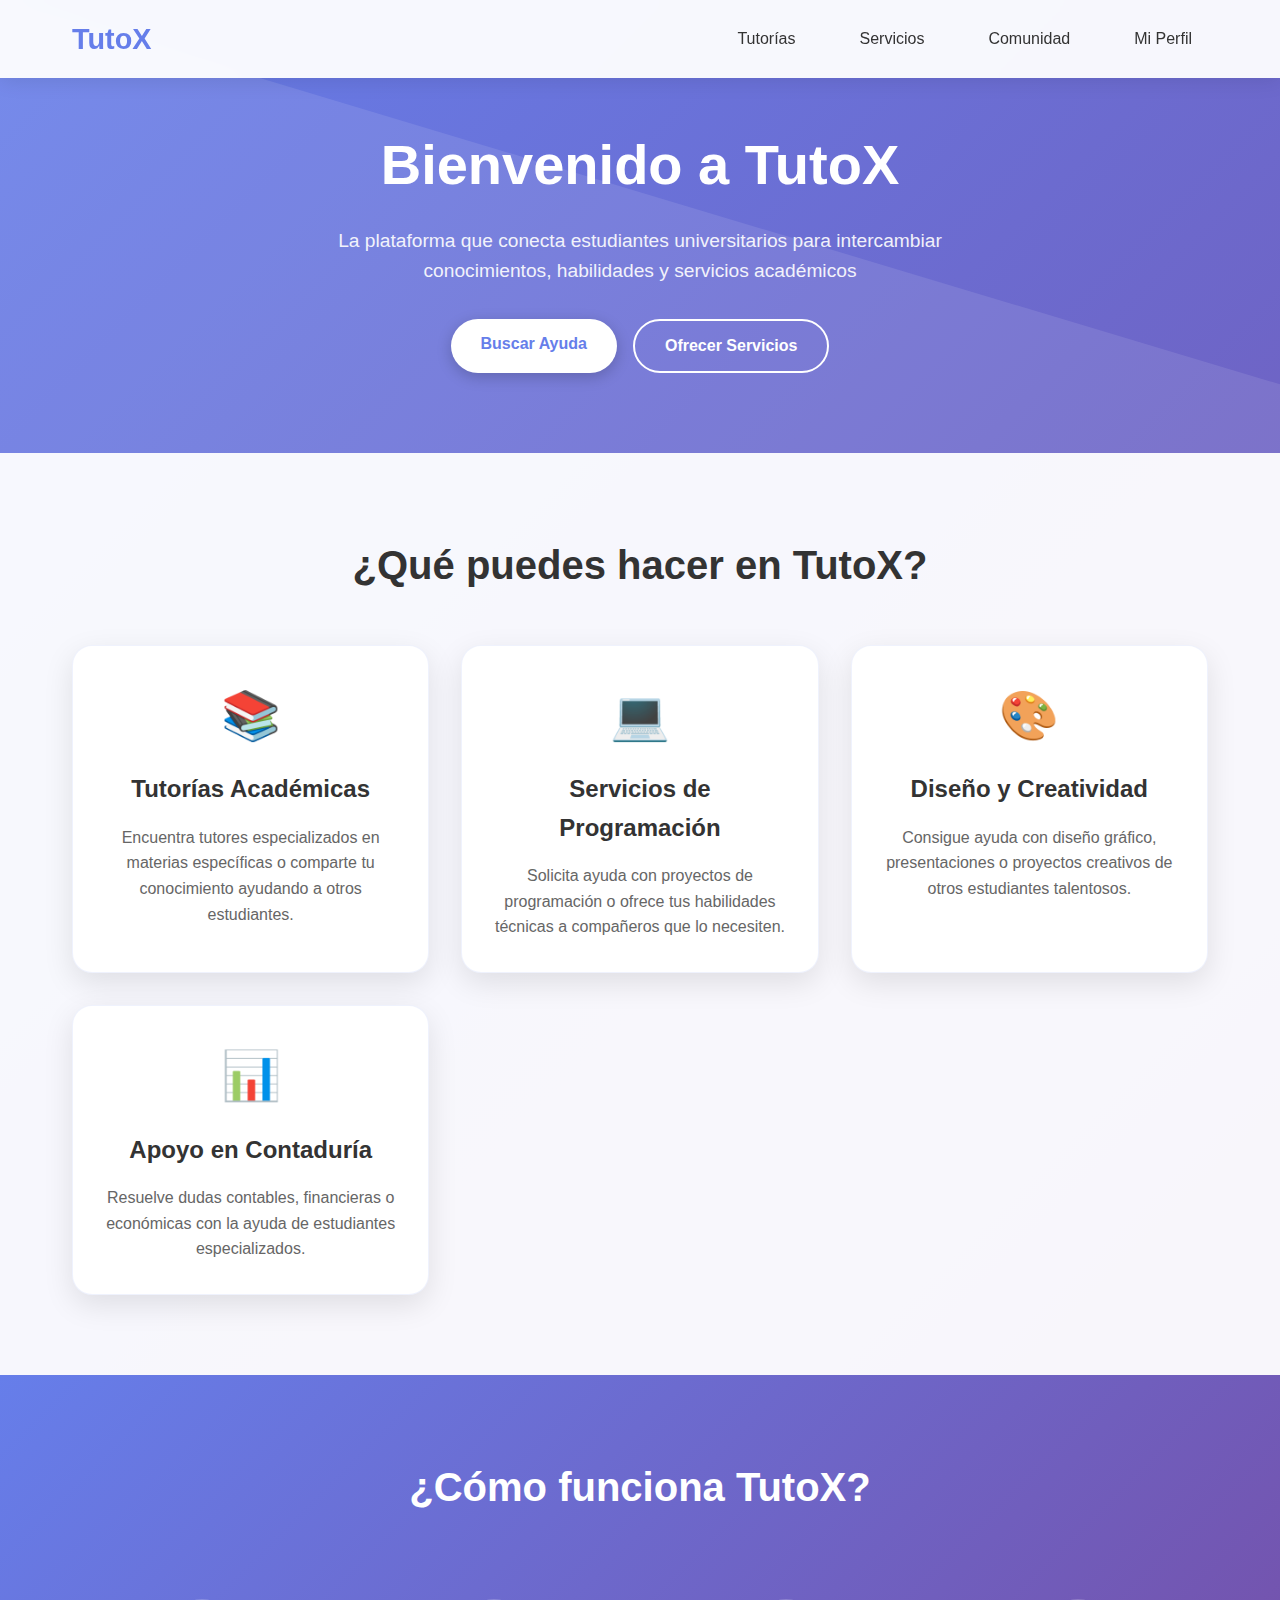
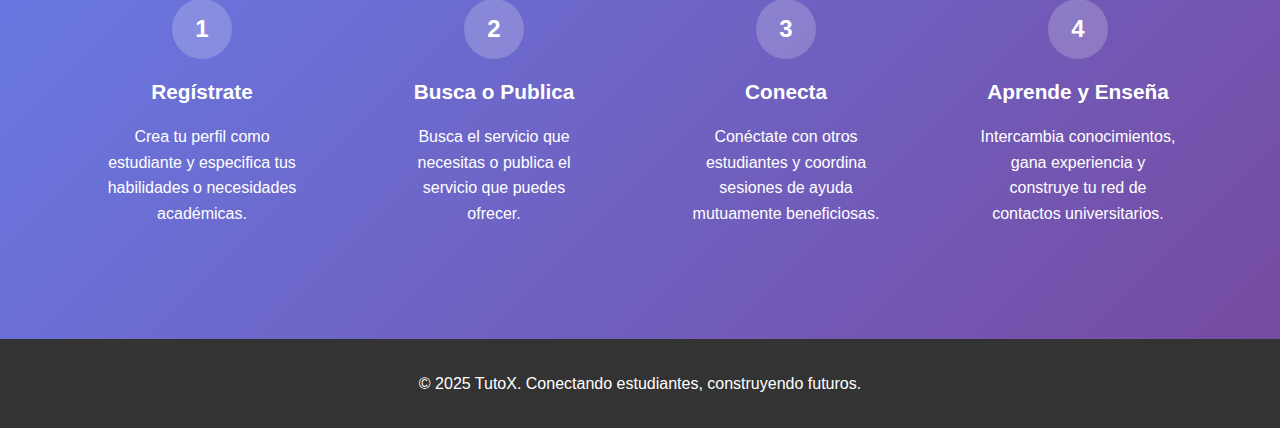
<file: Frontend/HTML/index.html>
<!DOCTYPE html>
<html lang="es">
<head>
    <meta charset="UTF-8">
    <meta name="viewport" content="width=device-width, initial-scale=1.0">
    <title>TutoX - Conectando Estudiantes</title>
    <link rel="stylesheet" href="../CSS/estilosIndex.css">
</head>
<body>
    <!-- Barra de navegación -->
    <nav>
        <div class="contenedor-navegacion">
            <a href="#" class="logo">TutoX</a>
            <ul class="menu-navegacion">
                <li><a href="#tutorias">Tutorías</a></li> <!-- Aqui hay que poner el link del html de tutorias -->
                <li><a href="#servicios">Servicios</a></li> <!-- Aqui hay que poner el link del html de servicios -->
                <li><a href="#comunidad">Comunidad</a></li> <!-- Aqui hay que poner el link del html de comunidad -->
                <li><a href="#perfil">Mi Perfil</a></li> <!-- Aqui hay que poner el link del html de perfil -->
            </ul>
        </div>
    </nav>

    <!-- Sección principal -->
    <section class="seccion-principal">
        <div class="contenido-principal">
            <h1>Bienvenido a TutoX</h1>
            <p>La plataforma que conecta estudiantes universitarios para intercambiar conocimientos, habilidades y servicios académicos</p>
            <div class="botones-accion">
                <a href="#" class="boton boton-primario">Buscar Ayuda</a>
                <a href="#" class="boton boton-secundario">Ofrecer Servicios</a>
            </div>
        </div>
    </section>

    <!-- Sección de características -->
    <section class="caracteristicas">
        <div class="contenedor">
            <h2>¿Qué puedes hacer en TutoX?</h2>
            <div class="cuadricula-caracteristicas">
                <div class="tarjeta-caracteristica">
                    <div class="icono-caracteristica">📚</div>
                    <h3>Tutorías Académicas</h3>
                    <p>Encuentra tutores especializados en materias específicas o comparte tu conocimiento ayudando a otros estudiantes.</p>
                </div>
                <div class="tarjeta-caracteristica">
                    <div class="icono-caracteristica">💻</div>
                    <h3>Servicios de Programación</h3>
                    <p>Solicita ayuda con proyectos de programación o ofrece tus habilidades técnicas a compañeros que lo necesiten.</p>
                </div>
                <div class="tarjeta-caracteristica">
                    <div class="icono-caracteristica">🎨</div>
                    <h3>Diseño y Creatividad</h3>
                    <p>Consigue ayuda con diseño gráfico, presentaciones o proyectos creativos de otros estudiantes talentosos.</p>
                </div>
                <div class="tarjeta-caracteristica">
                    <div class="icono-caracteristica">📊</div>
                    <h3>Apoyo en Contaduría</h3>
                    <p>Resuelve dudas contables, financieras o económicas con la ayuda de estudiantes especializados.</p>
                </div>
            </div>
        </div>
    </section>

    <!-- Cómo funciona -->
    <section class="como-funciona">
        <div class="contenedor">
            <h2>¿Cómo funciona TutoX?</h2>
            <div class="pasos">
                <div class="paso">
                    <div class="numero-paso">1</div>
                    <h3>Regístrate</h3>
                    <p>Crea tu perfil como estudiante y especifica tus habilidades o necesidades académicas.</p>
                </div>
                <div class="paso">
                    <div class="numero-paso">2</div>
                    <h3>Busca o Publica</h3>
                    <p>Busca el servicio que necesitas o publica el servicio que puedes ofrecer.</p>
                </div>
                <div class="paso">
                    <div class="numero-paso">3</div>
                    <h3>Conecta</h3>
                    <p>Conéctate con otros estudiantes y coordina sesiones de ayuda mutuamente beneficiosas.</p>
                </div>
                <div class="paso">
                    <div class="numero-paso">4</div>
                    <h3>Aprende y Enseña</h3>
                    <p>Intercambia conocimientos, gana experiencia y construye tu red de contactos universitarios.</p>
                </div>
            </div>
        </div>
    </section>

    <!-- Pie de página -->
    <footer>
        <div class="contenedor">
            <p>&copy; 2025 TutoX. Conectando estudiantes, construyendo futuros.</p>
        </div>
    </footer>
</body>
</html>
</file>
<file: Frontend/CSS/estilosIndex.css>
* {
    margin: 0;
    padding: 0;
    box-sizing: border-box;
}

body {
    font-family: 'Arial', sans-serif;
    line-height: 1.6;
    color: #333;
    background: linear-gradient(135deg, #667eea 0%, #764ba2 100%);
    min-height: 100vh;
}

/* Barra de navegación */
nav {
    background: rgba(255, 255, 255, 0.95);
    backdrop-filter: blur(10px);
    padding: 1rem 0;
    position: fixed;
    width: 100%;
    top: 0;
    z-index: 1000;
    box-shadow: 0 2px 20px rgba(0, 0, 0, 0.1);
}

.contenedor-navegacion {
    max-width: 1200px; 
    margin: 0 auto;
    display: flex;
    justify-content: space-between; 
    align-items: center;
    padding: 0 2rem;
}



.logo {
    font-size: 1.8rem;
    font-weight: bold;
    color: #667eea;
    text-decoration: none;
    transition: color 0.3s ease;
}

.logo:hover {
    color: #764ba2;
}

.menu-navegacion {
    display: flex;
    list-style: none;
    gap: 2rem;
}

.menu-navegacion a {
    text-decoration: none;
    color: #333;
    font-weight: 500;
    padding: 0.5rem 1rem;
    border-radius: 25px;
    transition: all 0.3s ease;
    position: relative;
}

.menu-navegacion a:hover {
    background: linear-gradient(135deg, #667eea, #764ba2);
    color: white;
    transform: translateY(-2px);
}

.menu-navegacion a::after {
    content: '';
    position: absolute;
    bottom: -5px;
    left: 50%;
    width: 0;
    height: 2px;
    background: #667eea;
    transition: all 0.3s ease;
    transform: translateX(-50%);
}

.menu-navegacion a:hover::after {
    width: 100%;
}



/* Sección principal */
.seccion-principal {
    padding: 120px 0 80px;
    text-align: center;
    color: white;
    position: relative;
    overflow: hidden;
}

.seccion-principal::before {
    content: '';
    position: absolute;
    top: 0;
    left: 0;
    right: 0;
    bottom: 0;
    background: url('data:image/svg+xml,<svg xmlns="http://www.w3.org/2000/svg" viewBox="0 0 1000 1000"><polygon fill="rgba(255,255,255,0.1)" points="0,0 1000,300 1000,1000 0,700"/></svg>');
    background-size: cover;
}

.contenido-principal {
    max-width: 800px;
    margin: 0 auto;
    padding: 0 2rem;
    position: relative;
    z-index: 1;
}

.seccion-principal h1 {
    font-size: 3.5rem;
    margin-bottom: 1rem;
    animation: aparecerDesdeAbajo 1s ease-out;
}

.seccion-principal p {
    font-size: 1.2rem;
    margin-bottom: 2rem;
    opacity: 0.9;
    animation: aparecerDesdeAbajo 1s ease-out 0.3s both;
}

.botones-accion {
    display: flex;
    gap: 1rem;
    justify-content: center;
    flex-wrap: wrap;
    animation: aparecerDesdeAbajo 1s ease-out 0.6s both;
}

.boton {
    padding: 12px 30px;
    border: none;
    border-radius: 50px;
    font-size: 1rem;
    font-weight: 600;
    cursor: pointer;
    transition: all 0.3s ease;
    text-decoration: none;
    display: inline-block;
}

.boton-primario {
    background: white;
    color: #667eea;
    box-shadow: 0 4px 15px rgba(0, 0, 0, 0.2);
}

.boton-primario:hover {
    transform: translateY(-3px);
    box-shadow: 0 8px 25px rgba(0, 0, 0, 0.3);
}

.boton-secundario {
    background: transparent;
    color: white;
    border: 2px solid white;
}

.boton-secundario:hover {
    background: white;
    color: #667eea;
}

/* Sección de características */
.caracteristicas {
    padding: 80px 0;
    background: rgba(255, 255, 255, 0.95);
}

.contenedor {
    max-width: 1200px;
    margin: 0 auto;
    padding: 0 2rem;
}

.caracteristicas h2 {
    text-align: center;
    font-size: 2.5rem;
    margin-bottom: 3rem;
    color: #333;
}

.cuadricula-caracteristicas {
    display: grid;
    grid-template-columns: repeat(auto-fit, minmax(300px, 1fr));
    gap: 2rem;
    margin-top: 3rem;
}

.tarjeta-caracteristica {
    background: white;
    padding: 2rem;
    border-radius: 20px;
    box-shadow: 0 10px 30px rgba(0, 0, 0, 0.1);
    text-align: center;
    transition: all 0.3s ease;
    border: 1px solid rgba(102, 126, 234, 0.1);
}

.tarjeta-caracteristica:hover {
    transform: translateY(-10px);
    box-shadow: 0 20px 50px rgba(0, 0, 0, 0.15);
}

.icono-caracteristica {
    font-size: 3rem;
    margin-bottom: 1rem;
    color: #667eea;
}

.tarjeta-caracteristica h3 {
    font-size: 1.5rem;
    margin-bottom: 1rem;
    color: #333;
}

.tarjeta-caracteristica p {
    color: #666;
    line-height: 1.6;
}

/* Cómo funciona */
.como-funciona {
    padding: 80px 0;
    background: linear-gradient(135deg, #667eea 0%, #764ba2 100%);
    color: white;
}

.como-funciona h2 {
    text-align: center;
    font-size: 2.5rem;
    margin-bottom: 3rem;
}

.pasos {
    display: grid;
    grid-template-columns: repeat(auto-fit, minmax(250px, 1fr));
    gap: 2rem;
    margin-top: 3rem;
}

.paso {
    text-align: center;
    padding: 2rem;
}

.numero-paso {
    width: 60px;
    height: 60px;
    border-radius: 50%;
    background: rgba(255, 255, 255, 0.2);
    display: flex;
    align-items: center;
    justify-content: center;
    margin: 0 auto 1rem;
    font-size: 1.5rem;
    font-weight: bold;
}

.paso h3 {
    font-size: 1.3rem;
    margin-bottom: 1rem;
}

/* Pie de página */
footer {
    background: #333;
    color: white;
    text-align: center;
    padding: 2rem 0;
}
</file>
